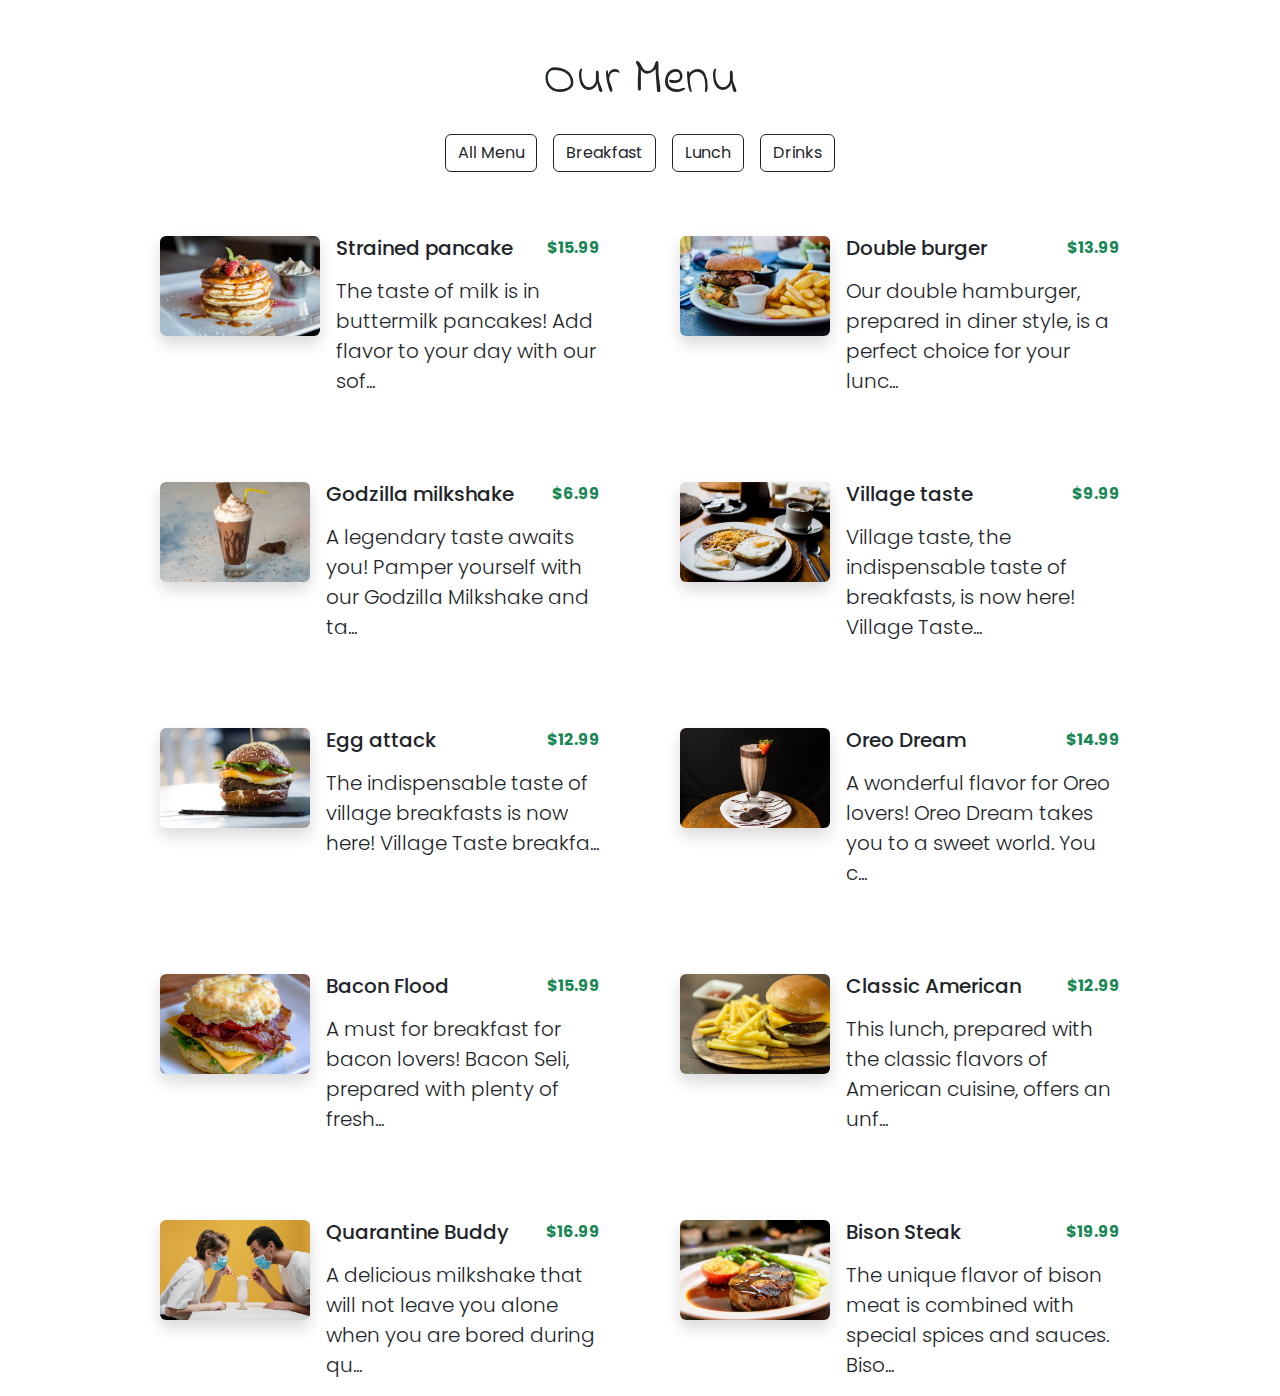
<file: index.html>
<!DOCTYPE html>
<html lang="en">
  <head>
    <meta charset="UTF-8" />
    <meta http-equiv="X-UA-Compatible" content="IE=edge" />
    <meta name="viewport" content="width=device-width, initial-scale=1.0" />
    <!-- Bootsrap link -->
    <link
      rel="stylesheet"
      href="https://cdnjs.cloudflare.com/ajax/libs/bootstrap/5.3.2/css/bootstrap.min.css"
    />
    <link rel="stylesheet" href="style.css" />
    <title>Menu</title>
  </head>
  <body>
    <h1 class="heading">Our Menu</h1>
    <!-- Buttons -->
    <div id="buttons" class="d-flex justify-content-center gap-3 my-4">
      <!-- <button class="btn btn-outline-dark">All Menu</button> -->
    </div>
    <!-- Menu list -->
    <div id="menu-list">
      <!-- cart -->
      <!-- <a id="cart" href="#" class="d-flex flex-column flex-md-row text-decoration-none text-dark gap-3">
              <img 
              class="rounded shadow img-fluid" 
              src="/images/item-1.jpeg" 
            />
              <div>
                <div class="d-flex justify-content-between">
                <h5>Strained pancake</h5>
                <p class="text-success fw-bold">$15.99</p>
              </div>
          <p class="lead">
            The taste of milk is in buttermilk pancakes! Add flavor to your day
            with our soft textured pancakes.
          </p>
        </div>
      </a> -->
      <!-- cart -->
    </div>

    <!-- JS link -->
    <script src="main.js" type="module"></script>
  </body>
</html>
</file>
<file: style.css>
@import url("https://fonts.googleapis.com/css2?family=Indie+Flower&family=Poppins:wght@100;200;300;400;500;600;700;800;900&display=swap");

body {
  font-family: "poppins";
}
.heading {
  font-family: "indie flower";
  text-align: center;
  margin-top: 50px;
  font-size: 50px;
}

#menu-list {
  display: grid;
  grid-template-columns: repeat(auto-fit, minmax(400px, 1fr));
  justify-content: center;
  padding: 40px 160px 0;
  column-gap: 80px;
  row-gap: 70px;
}

#cart img {
  width: 160px;
  height: 100px;
  object-fit: cover;
}

@media (max-width: 760px) {
  #cart {
    max-width: 400px;
  }
  #cart img {
    width: 100%;
    height: 240px;
  }
}
</file>
